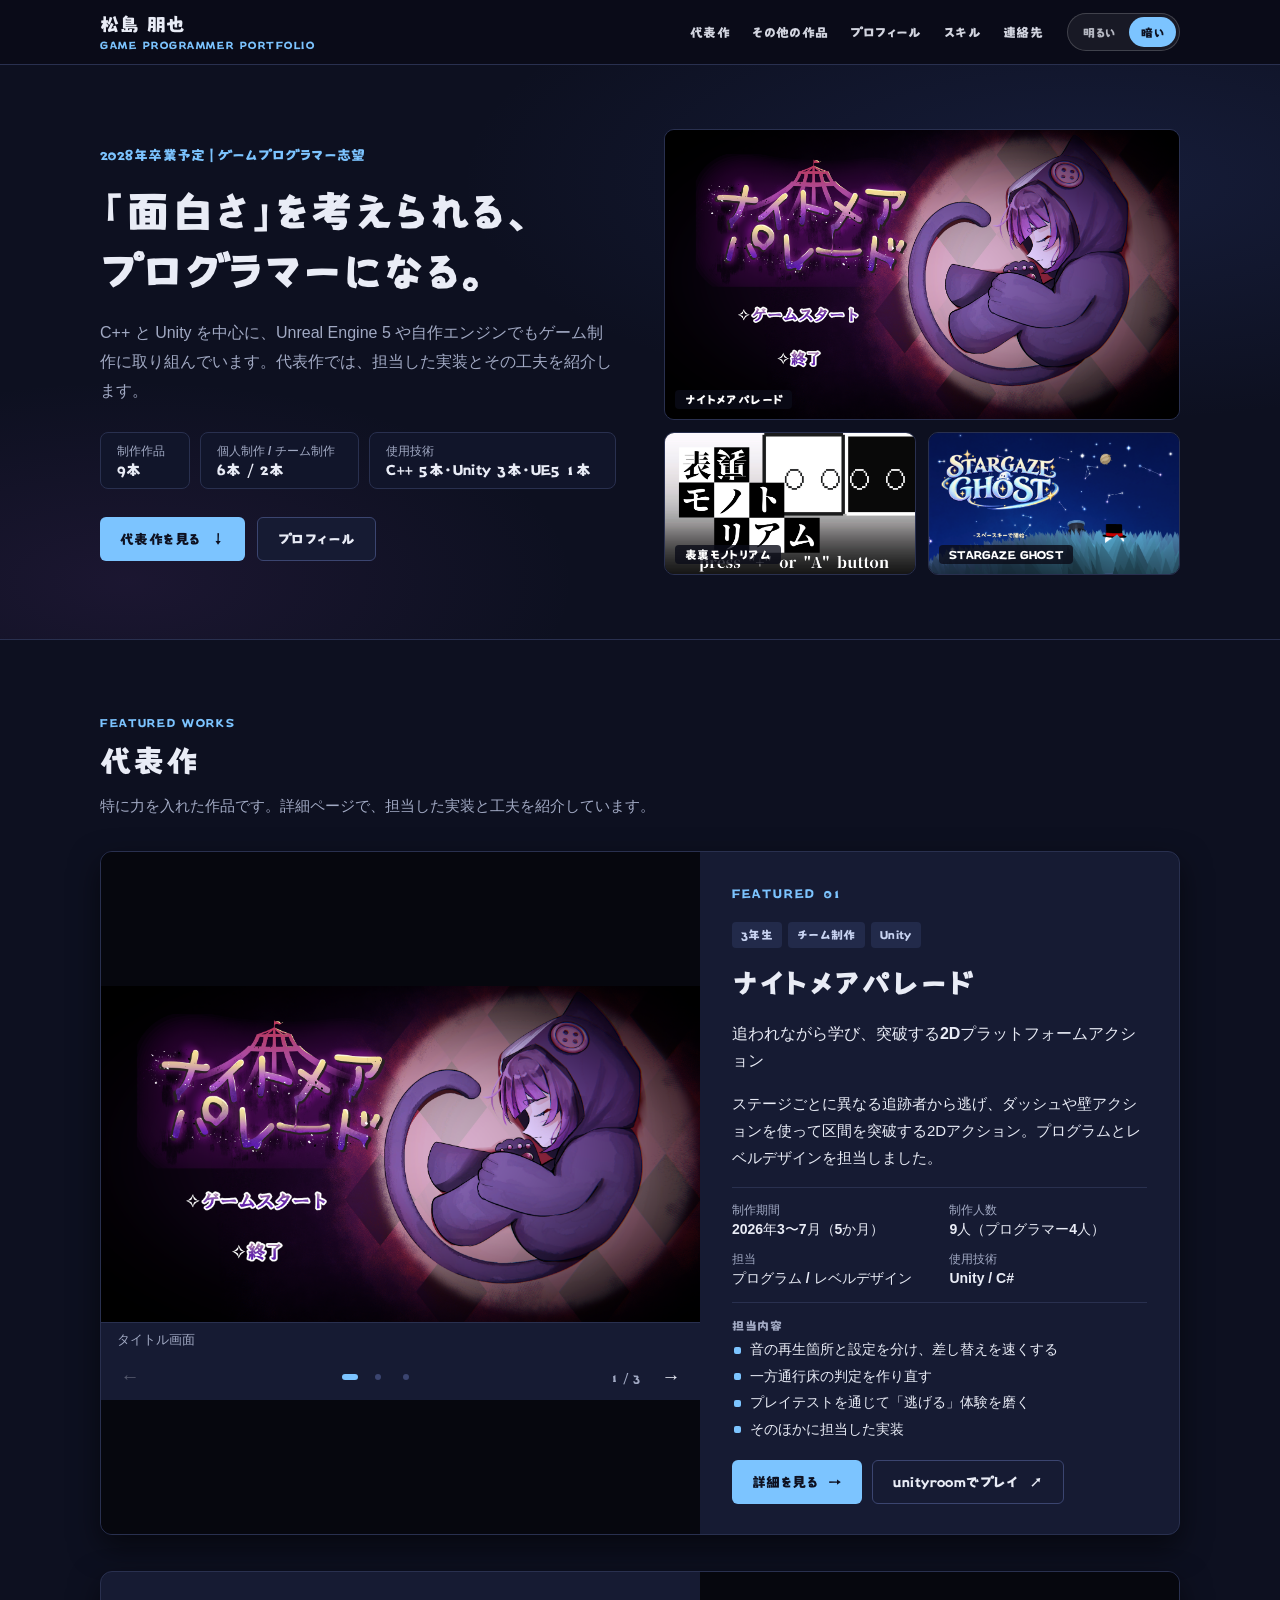
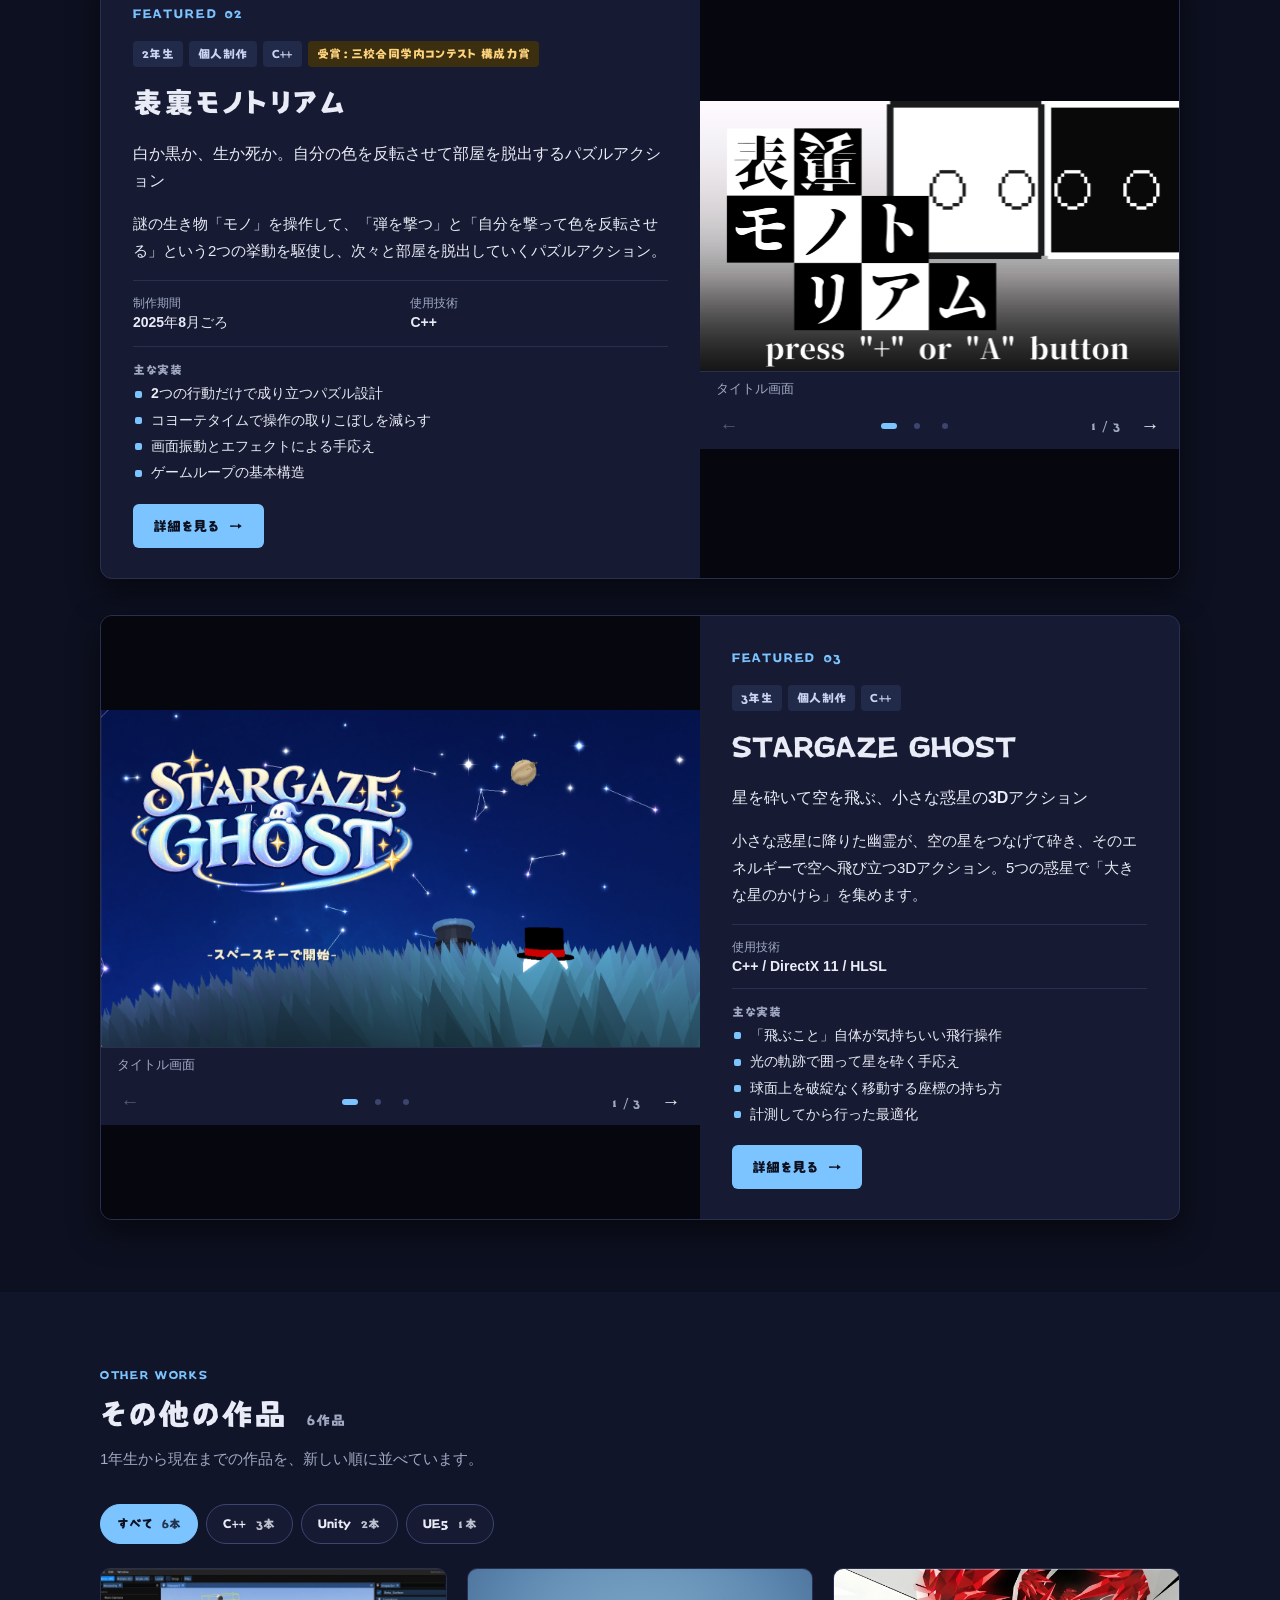
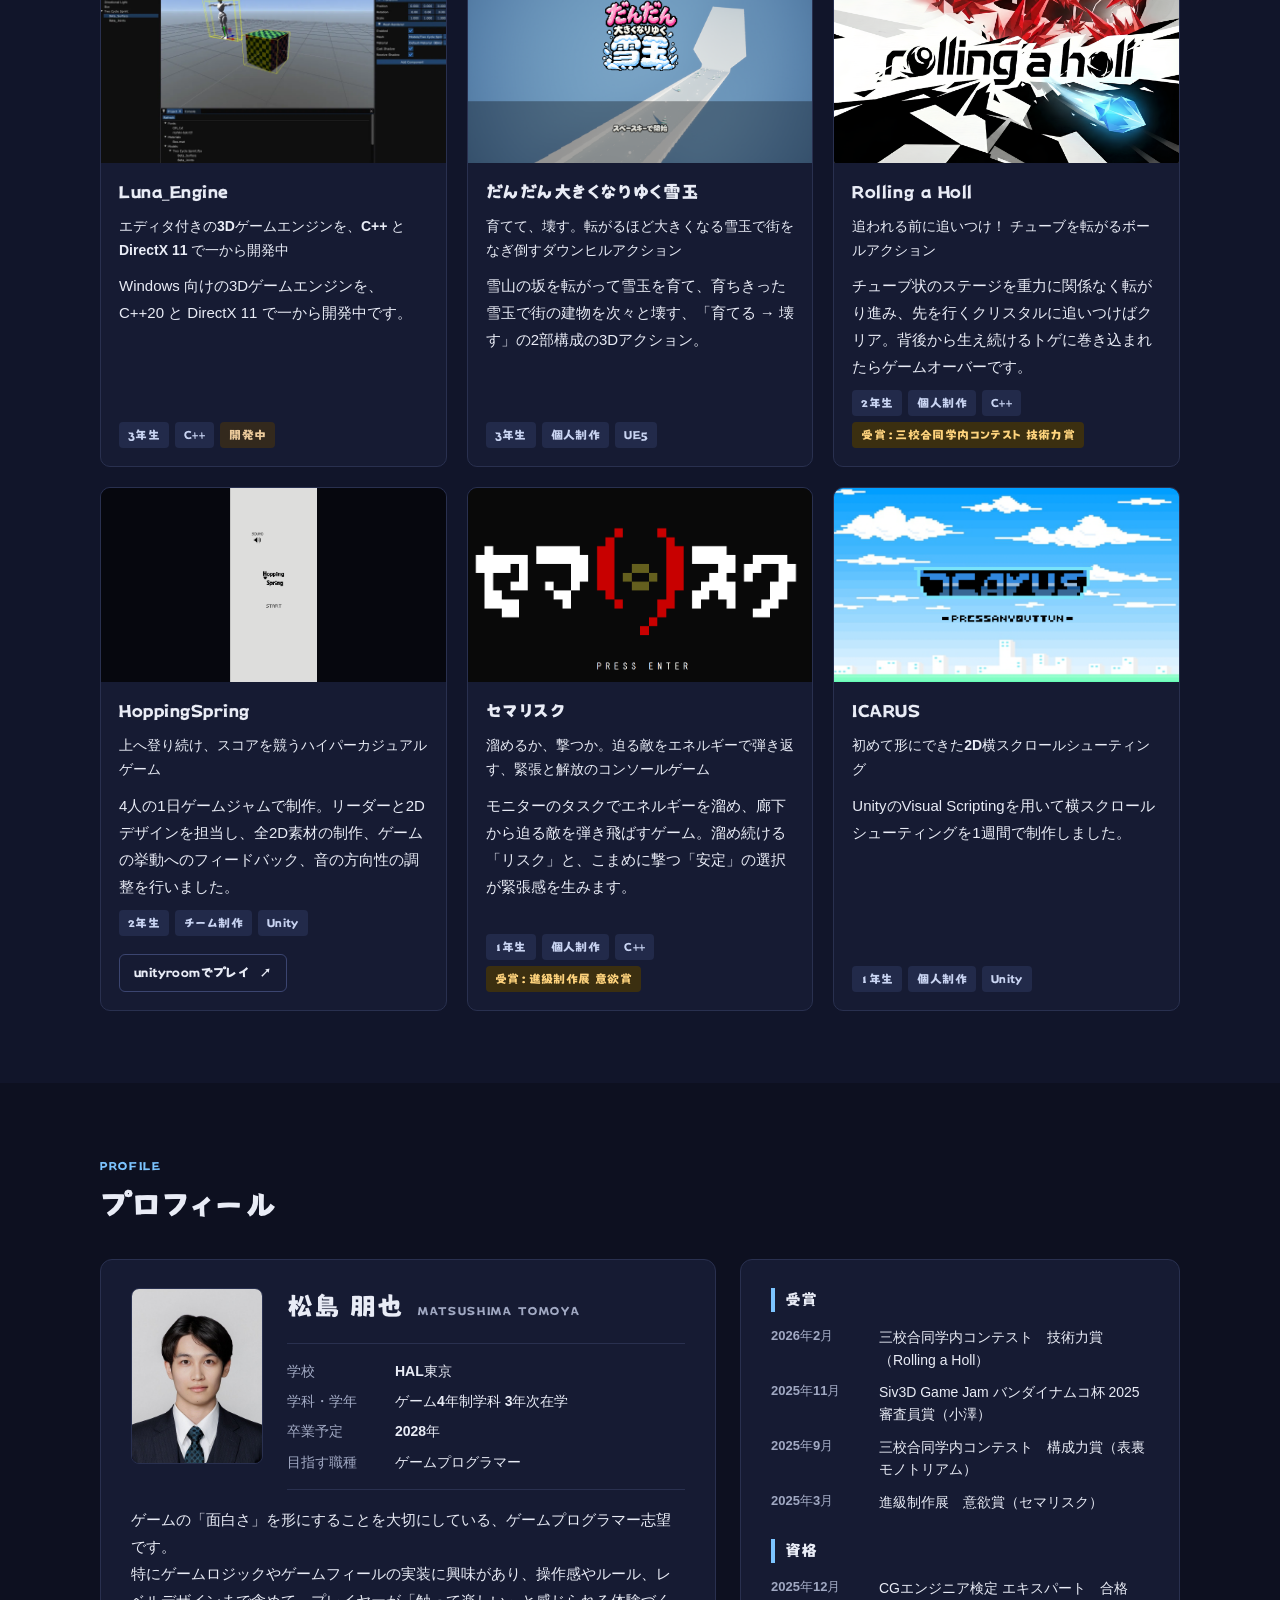
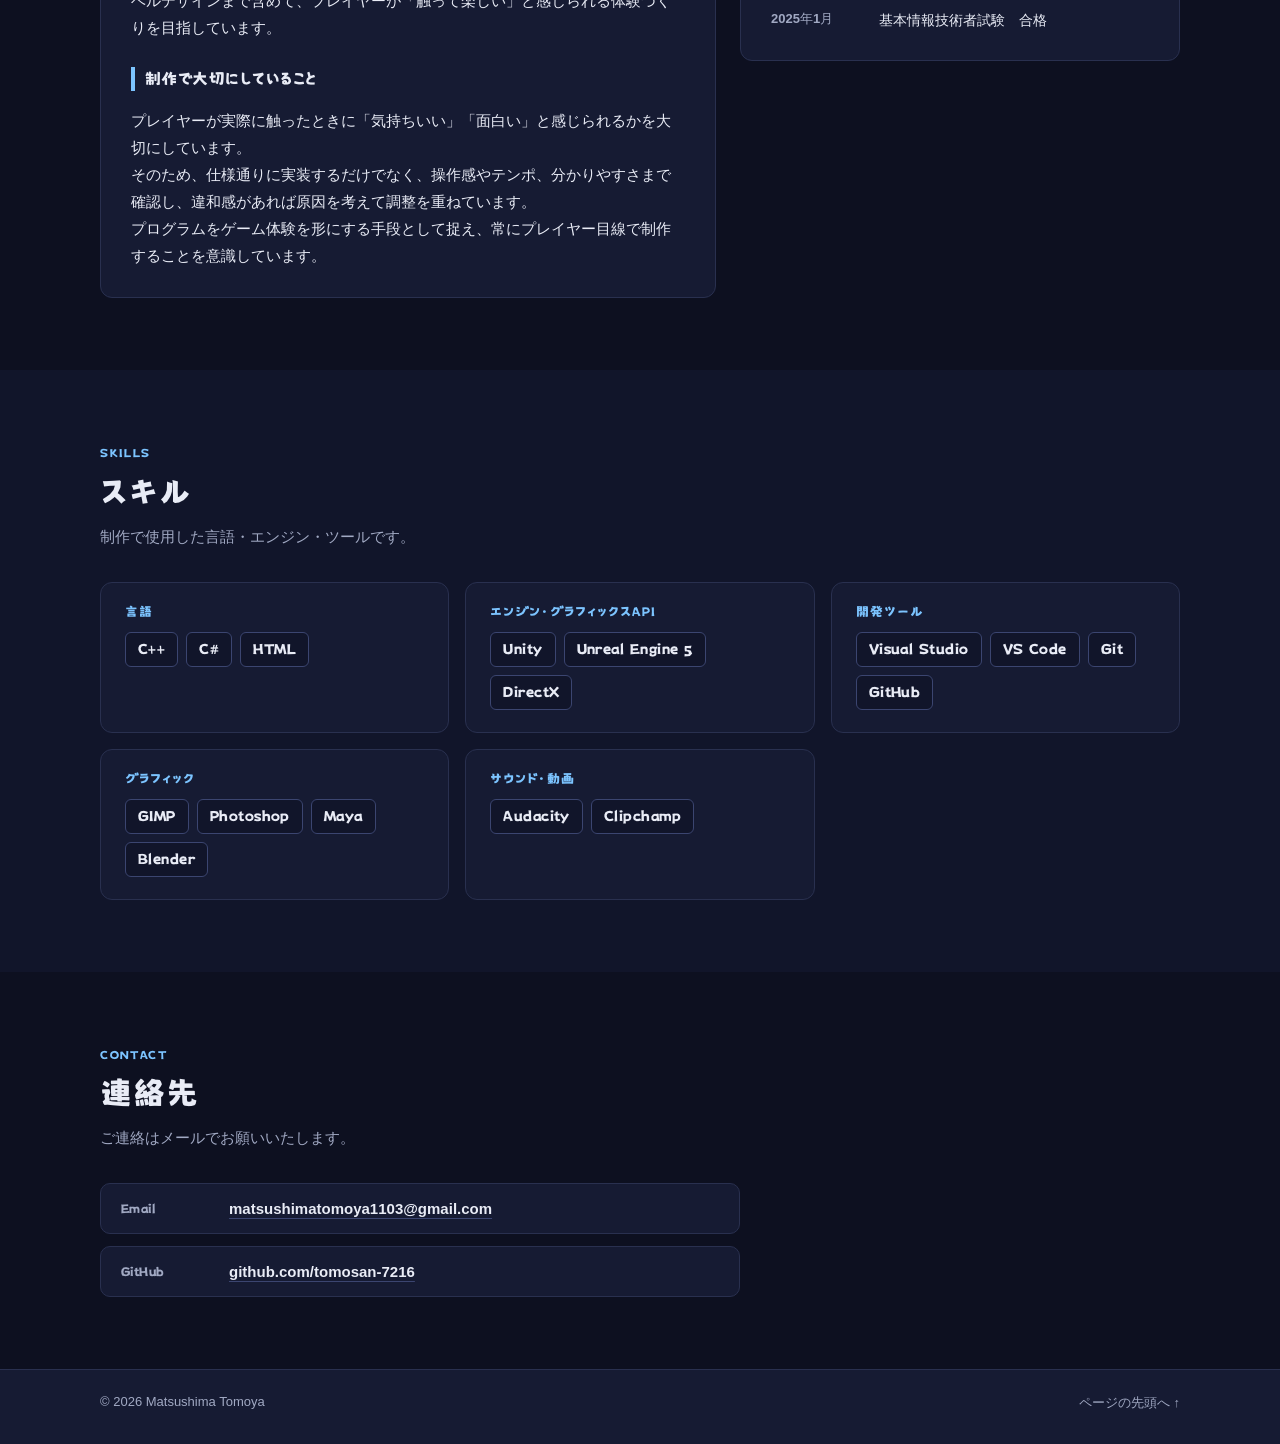
<file: index.html>
<!doctype html>
<html lang="ja" data-theme="dark">
<head>
  <meta charset="UTF-8">
  <meta name="viewport" content="width=device-width, initial-scale=1">
  <meta name="description" content="ゲームプログラマーを目指す学生のポートフォリオ。代表作と担当した実装、技術への取り組みを紹介します。">
  <meta name="theme-color" content="#0d1020">
  <title>松島 朋也 | Game Programmer Portfolio</title>
  <link rel="stylesheet" href="styles.css">
  <!-- 配色の初期値は暗い系。前回選んだ配色があれば、描画前に反映する -->
  <script>try { if (localStorage.getItem("portfolio-theme") === "light") document.documentElement.dataset.theme = "light"; } catch (e) {}</script>
  <script src="works.js" defer></script>
  <script src="app.js" defer></script>
</head>
<body>
  <a class="skip-link" href="#main">本文へ移動</a>
  <!-- class="todo" の箇所は未入力です。公開前にすべて差し替えてください。 -->
  <header class="site-header">
    <div class="wrap header-inner">
      <a class="header-name" href="#top"><span>松島 朋也</span><small>GAME PROGRAMMER PORTFOLIO</small></a>
      <nav class="header-nav" aria-label="メインナビゲーション">
        <a href="#featured">代表作</a><a href="#works">その他の作品</a><a href="#profile">プロフィール</a><a href="#skills">スキル</a><a href="#contact">連絡先</a>
      </nav>
      <div class="theme-switch" id="theme-switch" role="group" aria-label="配色の切り替え"><button type="button" data-theme="light" aria-pressed="false">明るい</button><button type="button" data-theme="dark" aria-pressed="true">暗い</button></div>
    </div>
  </header>

  <main id="main">
    <section id="top" class="hero" aria-labelledby="hero-title">
      <div class="wrap hero-inner">
        <div class="hero-text">
          <p class="hero-eyebrow">2028年卒業予定<span aria-hidden="true">｜</span>ゲームプログラマー志望</p>
          <h1 class="hero-title" id="hero-title">「面白さ」を考えられる、<br>プログラマーになる。</h1>
          <p class="hero-lead">C++ と Unity を中心に、Unreal Engine 5 や自作エンジンでもゲーム制作に取り組んでいます。代表作では、担当した実装とその工夫を紹介します。</p>
          <dl class="hero-stats" id="work-stats"></dl>
          <div class="hero-actions"><a class="button primary" href="#featured">代表作を見る <span aria-hidden="true">↓</span></a><a class="button secondary" href="#profile">プロフィール</a></div>
        </div>
        <div class="hero-visual" id="hero-visual" aria-label="代表作"></div>
      </div>
    </section>

    <section id="featured" class="section" aria-labelledby="featured-title">
      <div class="wrap">
        <div class="section-heading"><p class="eyebrow">FEATURED WORKS</p><h2 id="featured-title">代表作</h2><p>特に力を入れた作品です。詳細ページで、担当した実装と工夫を紹介しています。</p></div>
        <div class="featured-list" id="featured-list"></div>
        <noscript><p>作品の表示にはJavaScriptを有効にしてください。</p></noscript>
      </div>
    </section>

    <section id="works" class="section section-alt" aria-labelledby="works-title">
      <div class="wrap">
        <div class="section-heading"><p class="eyebrow">OTHER WORKS</p><h2 id="works-title">その他の作品 <span class="section-count" id="work-count"></span></h2><p>1年生から現在までの作品を、新しい順に並べています。</p></div>
        <div class="filters" id="work-filters" role="group" aria-label="使用技術で絞り込み"></div>
        <p class="sr-only" id="filter-status" aria-live="polite"></p>
        <div class="works-grid" id="works-grid"></div>
      </div>
    </section>

    <section id="profile" class="section" aria-labelledby="profile-title">
      <div class="wrap">
        <div class="section-heading"><p class="eyebrow">PROFILE</p><h2 id="profile-title">プロフィール</h2></div>
        <div class="profile-layout">
          <div class="profile-card">
            <div class="profile-intro">
              <img class="profile-photo" src="assets/profile/tomoya-matsushima.png" alt="松島 朋也のプロフィール写真" width="708" height="944" loading="lazy" decoding="async">
              <p class="profile-name">松島 朋也<span class="profile-roman">MATSUSHIMA TOMOYA</span></p>
              <dl class="profile-facts">
                <div><dt>学校</dt><dd>HAL東京</dd></div>
                <div><dt>学科・学年</dt><dd>ゲーム4年制学科 3年次在学</dd></div>
                <div><dt>卒業予定</dt><dd>2028年</dd></div>
                <div><dt>目指す職種</dt><dd>ゲームプログラマー</dd></div>
              </dl>
            </div>
            <p class="profile-text">ゲームの「面白さ」を形にすることを大切にしている、ゲームプログラマー志望です。<br>特にゲームロジックやゲームフィールの実装に興味があり、操作感やルール、レベルデザインまで含めて、プレイヤーが「触って楽しい」と感じられる体験づくりを目指しています。</p>
            <h3 class="profile-subtitle">制作で大切にしていること</h3>
            <p class="profile-text">プレイヤーが実際に触ったときに「気持ちいい」「面白い」と感じられるかを大切にしています。<br>そのため、仕様通りに実装するだけでなく、操作感やテンポ、分かりやすさまで確認し、違和感があれば原因を考えて調整を重ねています。<br>プログラムをゲーム体験を形にする手段として捉え、常にプレイヤー目線で制作することを意識しています。</p>
          </div>
          <div class="profile-card">
            <h3 class="profile-subtitle">受賞</h3>
            <ol class="timeline">
              <li><span class="timeline-date">2026年2月</span><span>三校合同学内コンテスト　技術力賞（Rolling a Holl）</span></li>
              <li><span class="timeline-date">2025年11月</span><span>Siv3D Game Jam バンダイナムコ杯 2025　審査員賞（小澤）</span></li>
              <li><span class="timeline-date">2025年9月</span><span>三校合同学内コンテスト　構成力賞（表裏モノトリアム）</span></li>
              <li><span class="timeline-date">2025年3月</span><span>進級制作展　意欲賞（セマリスク）</span></li>
            </ol>
            <h3 class="profile-subtitle">資格</h3>
            <ol class="timeline">
              <li><span class="timeline-date">2025年12月</span><span>CGエンジニア検定 エキスパート　合格</span></li>
              <li><span class="timeline-date">2025年1月</span><span>基本情報技術者試験　合格</span></li>
            </ol>
          </div>
        </div>
      </div>
    </section>

    <section id="skills" class="section section-alt" aria-labelledby="skills-title">
      <div class="wrap">
        <div class="section-heading"><p class="eyebrow">SKILLS</p><h2 id="skills-title">スキル</h2><p>制作で使用した言語・エンジン・ツールです。</p></div>
        <div class="skills-grid">
          <div class="skill-group">
            <h3>言語</h3>
            <ul class="skill-chips"><li>C++</li><li>C#</li><li>HTML</li></ul>
          </div>
          <div class="skill-group">
            <h3>エンジン・グラフィックスAPI</h3>
            <ul class="skill-chips"><li>Unity</li><li>Unreal Engine 5</li><li>DirectX</li></ul>
          </div>
          <div class="skill-group">
            <h3>開発ツール</h3>
            <ul class="skill-chips"><li>Visual Studio</li><li>VS Code</li><li>Git</li><li>GitHub</li></ul>
          </div>
          <div class="skill-group">
            <h3>グラフィック</h3>
            <ul class="skill-chips"><li>GIMP</li><li>Photoshop</li><li>Maya</li><li>Blender</li></ul>
          </div>
          <div class="skill-group">
            <h3>サウンド・動画</h3>
            <ul class="skill-chips"><li>Audacity</li><li>Clipchamp</li></ul>
          </div>
        </div>
      </div>
    </section>

    <section id="contact" class="section" aria-labelledby="contact-title">
      <div class="wrap">
        <div class="section-heading"><p class="eyebrow">CONTACT</p><h2 id="contact-title">連絡先</h2><p>ご連絡はメールでお願いいたします。</p></div>
        <ul class="contact-list">
          <li><span class="contact-label">Email</span><a href="mailto:matsushimatomoya1103@gmail.com">matsushimatomoya1103@gmail.com</a></li>
          <li><span class="contact-label">GitHub</span><a href="https://github.com/tomosan-7216" target="_blank" rel="noopener noreferrer">github.com/tomosan-7216</a></li>
        </ul>
      </div>
    </section>
  </main>

  <footer class="site-footer"><div class="wrap"><span>© 2026 Matsushima Tomoya</span><a href="#top">ページの先頭へ ↑</a></div></footer>
</body>
</html>
</file>
<file: styles.css>
@charset "UTF-8";

/* にしき的フォント（Umihotaru / SIL Open Font License 1.1、assets/fonts/OFL.txt）
   軽量版を優先し、未収録文字には同じフォントの元ファイルを使う。 */
@font-face {
  font-family: "Nishiki-teki";
  src: url("assets/fonts/nishiki-teki-subset.woff2?v=fe78d5afe95d") format("woff2");
  font-display: swap;
}
@font-face {
  font-family: "Nishiki-teki-full";
  src: url("assets/fonts/nishiki-teki.ttf") format("truetype");
  font-display: swap;
}

/* 色はすべてここのトークンで管理します。
   暗い系（[data-theme="dark"]、既定）と明るい系の2セットがあり、ヘッダー右上のボタンで切り替えます。 */
:root {
  --bg: #f5f6f9;
  --bg-alt: #eceff4;
  --surface: #fff;
  --ink: #1f2533;
  --muted: #5a6475;
  --line: #d9dee5;
  --line-strong: #bfc8d5;
  --accent: #2f6fbf;
  --accent-soft: #e6eef9;
  --primary-bg: #151827;
  --primary-ink: #fff;
  --primary-hover: #2a4f86;
  --header-bg: #151827;
  --header-ink: #e8ecf5;
  --header-sub: #8fb9e6;
  --media-bg: #151827;
  --tag-bg: #e7eef8;
  --tag-ink: #2b517a;
  --status-bg: #f3eee7;
  --status-ink: #7a6040;
  --award-bg: #fff1d1;
  --award-ink: #7a5200;
  --shadow: 0 10px 28px #1518271f;
  --hero-glow: transparent;
  --max: 1080px;
  --header-height: 64px;
  --font-body: "Yu Gothic UI", "Hiragino Kaku Gothic ProN", Meiryo, sans-serif;
  --font-display: "Nishiki-teki", "Nishiki-teki-full", var(--font-body);
  font-family: var(--font-body);
  color: var(--ink);
  background: var(--bg);
  font-synthesis: none;
}

:root[data-theme="dark"] {
  --bg: #0d1020;
  --bg-alt: #11152a;
  --surface: #161b33;
  --ink: #e9ecf6;
  --muted: #a1a9c3;
  --line: #29304f;
  --line-strong: #3b4570;
  --accent: #7cc4ff;
  --accent-soft: #1b2a47;
  --primary-bg: #7cc4ff;
  --primary-ink: #0d1020;
  --primary-hover: #a6d6ff;
  --header-bg: #0a0c18e6;
  --header-ink: #e9ecf6;
  --header-sub: #7cc4ff;
  --media-bg: #06070e;
  --tag-bg: #222a4a;
  --tag-ink: #c9d4f2;
  --status-bg: #33291d;
  --status-ink: #eccb9c;
  --award-bg: #3b2f10;
  --award-ink: #ffd47d;
  --shadow: 0 12px 30px #0008;
  --hero-glow: radial-gradient(ellipse 70% 60% at 85% 20%, #3a4fa033, transparent 70%), radial-gradient(ellipse 50% 50% at 10% 90%, #7a3fa022, transparent 70%);
  color-scheme: dark;
}

* { box-sizing: border-box; }
html { scroll-behavior: smooth; scroll-padding-top: calc(var(--header-height) + 12px); }
body { margin: 0; background: var(--bg); }
a { color: inherit; text-decoration: none; }
img { max-width: 100%; height: auto; }
button { color: inherit; font: inherit; cursor: pointer; }
button:disabled { cursor: default; }
a, button { -webkit-tap-highlight-color: transparent; }
a:focus-visible, button:focus-visible, [tabindex]:focus-visible { outline: 3px solid var(--accent); outline-offset: 3px; }
button[hidden], [hidden] { display: none !important; }
p, h1, h2, h3, h4, figure, dl, ul, ol { margin: 0; }
ul, ol { padding: 0; list-style: none; }
p { line-height: 1.8; }
.wrap { width: min(var(--max), calc(100% - 40px)); margin-inline: auto; }
.skip-link { position: absolute; top: -100px; left: 16px; z-index: 30; padding: 12px 18px; background: var(--primary-bg); color: var(--primary-ink); }
.skip-link:focus { top: 8px; }
.sr-only { position: absolute; width: 1px; height: 1px; padding: 0; margin: -1px; overflow: hidden; clip: rect(0, 0, 0, 0); white-space: nowrap; border: 0; }

/* 未入力の箇所。公開前に class="todo" が残っていないか確認します。 */
.todo { padding: 0 4px; border-radius: 3px; outline: 1px dashed #c99a00; background: #fff4c2; color: #5a4500; }

/* Header */
.site-header { position: sticky; top: 0; z-index: 20; border-bottom: 1px solid var(--line); background: var(--header-bg); color: var(--header-ink); -webkit-backdrop-filter: blur(10px); backdrop-filter: blur(10px); }
.header-inner { display: flex; align-items: center; justify-content: space-between; gap: 8px 24px; min-height: var(--header-height); }
.header-name { display: grid; gap: 2px; font-size: 19px; font-weight: 900; letter-spacing: .06em; line-height: 1.3; }
.header-name > span { justify-self: start; }
.header-name small { color: var(--header-sub); font-size: 11px; font-weight: 700; letter-spacing: .14em; }
.header-nav { display: flex; gap: 4px 22px; margin-left: auto; }
.header-nav a { padding: 8px 0; color: var(--header-ink); font-size: 13px; font-weight: 700; white-space: nowrap; opacity: .9; }
.header-nav a:hover { color: var(--header-sub); opacity: 1; }
.theme-switch { display: flex; flex-shrink: 0; gap: 2px; padding: 3px; border: 1px solid #ffffff2e; border-radius: 999px; background: #ffffff0f; }
.theme-switch button { min-height: 30px; padding: 3px 12px; border: 0; border-radius: 999px; background: transparent; color: var(--header-ink); font-size: 12px; opacity: .75; }
.theme-switch button:hover { opacity: 1; }
.theme-switch button[aria-pressed="true"] { background: var(--header-sub); color: #0d1020; opacity: 1; }

/* 見出し・名前・ボタンなどはにしき的フォント、本文は読みやすさを優先してシステムフォント */
.header-name, .header-nav a, .theme-switch button, .button, .tag, .filter, .eyebrow, .back-link,
.hero-eyebrow, .hero-title, .hero-stats-list dd, .hero-shot span,
.section-heading h2, .featured-index, .featured-body h3, .work-card-body h3, .featured-tasks h4,
.profile-name, .profile-subtitle, .skill-group h3, .skill-chips li, .contact-label,
.detail-heading h1, .detail-body h2, .implementation h3, .work-pager a, .not-found h1, .gallery-counter {
  font-family: var(--font-display);
  font-weight: 400;
  letter-spacing: .03em;
}

/* Buttons & tags */
.button { display: inline-flex; align-items: center; justify-content: center; gap: 10px; min-height: 44px; padding: 10px 20px; border-radius: 6px; font-size: 14px; font-weight: 800; transition: background .15s, border-color .15s, color .15s; }
.primary { background: var(--primary-bg); color: var(--primary-ink); }
.primary:hover { background: var(--primary-hover); }
.secondary { border: 1px solid var(--line-strong); background: var(--surface); color: var(--ink); }
.secondary:hover { border-color: var(--accent); color: var(--accent); }
.work-tags { display: flex; flex-wrap: wrap; gap: 6px; }
.tag { padding: 4px 9px; border-radius: 4px; background: var(--tag-bg); color: var(--tag-ink); font-size: 12px; font-weight: 700; line-height: 1.5; }
.tag-status { background: var(--status-bg); color: var(--status-ink); }
.tag-award { background: var(--award-bg); color: var(--award-ink); }
.eyebrow { color: var(--accent); font-size: 12px; font-weight: 800; letter-spacing: .14em; }

/* Hero */
.hero { padding-block: 64px; border-bottom: 1px solid var(--line); background: var(--hero-glow), var(--surface); }
:root[data-theme="dark"] .hero { background: var(--hero-glow), var(--bg); }
.hero-inner { display: grid; grid-template-columns: minmax(0, 1fr) minmax(0, 1fr); gap: 48px; align-items: center; }
.hero-eyebrow { color: var(--accent); font-size: 14px; font-weight: 800; }
.hero-title { margin-top: 14px; font-size: clamp(26px, 3.6vw, 44px); line-height: 1.35; font-weight: 900; letter-spacing: .02em; }
.hero-lead { margin-top: 18px; color: var(--muted); font-size: 16px; }
.hero-stats-list { display: flex; flex-wrap: wrap; gap: 10px; margin-top: 26px; }
.hero-stats-list > div { flex: 1 1 auto; padding: 10px 16px; border: 1px solid var(--line); border-radius: 8px; background: var(--bg-alt); }
.hero-stats-list dt { color: var(--muted); font-size: 12px; font-weight: 700; }
.hero-stats-list dd { margin: 2px 0 0; font-size: 15px; font-weight: 800; }
.hero-actions { display: flex; flex-wrap: wrap; gap: 12px; margin-top: 28px; }
.hero-visual { display: grid; grid-template-columns: repeat(2, minmax(0, 1fr)); gap: 12px; min-width: 0; }
.hero-shot { position: relative; min-width: 0; overflow: hidden; border: 1px solid var(--line); border-radius: 10px; background: var(--media-bg); }
.hero-shot:first-child { grid-column: 1 / -1; }
.hero-shot img { display: block; width: 100%; aspect-ratio: 16 / 9; object-fit: cover; transition: transform .35s; }
.hero-shot:hover img { transform: scale(1.04); }
.hero-shot span { position: absolute; left: 10px; bottom: 10px; padding: 3px 10px; border-radius: 4px; background: #0a0c18cc; color: #fff; font-size: 12px; font-weight: 700; }

/* Sections */
.section { padding-block: 72px; }
.section-alt { background: var(--bg-alt); }
.section-heading { margin-bottom: 32px; }
.section-heading h2 { margin-top: 6px; font-size: clamp(26px, 3.4vw, 32px); line-height: 1.4; }
.section-heading > p:not(.eyebrow) { margin-top: 8px; color: var(--muted); font-size: 15px; }
.section-count { margin-left: 8px; color: var(--muted); font-size: 14px; font-weight: 600; }
.empty-state { padding: 45px 0; color: var(--muted); text-align: center; }

/* Featured works */
.featured-list { display: grid; gap: 36px; }
.featured-card { display: grid; grid-template-columns: minmax(0, 1.25fr) minmax(0, 1fr); overflow: hidden; border: 1px solid var(--line); border-radius: 12px; background: var(--surface); box-shadow: var(--shadow); }
.featured-card:nth-child(even) .featured-media { order: 2; }
.featured-media { display: flex; flex-direction: column; justify-content: center; min-width: 0; background: var(--media-bg); }
.featured-body { display: flex; flex-direction: column; gap: 16px; min-width: 0; padding: 30px 32px; }
.featured-index { color: var(--accent); font-size: 13px; font-weight: 900; letter-spacing: .16em; }
.featured-body h3 { font-size: clamp(24px, 3vw, 30px); line-height: 1.35; overflow-wrap: anywhere; }
.work-catch { font-size: 16px; font-weight: 800; line-height: 1.7; }
.work-summary { font-size: 15px; }
.work-pending { color: var(--muted); font-size: 14px; }
.featured-facts { display: grid; grid-template-columns: repeat(2, minmax(0, 1fr)); gap: 12px 20px; padding-block: 14px; border-block: 1px solid var(--line); }
.featured-facts dt { color: var(--muted); font-size: 12px; font-weight: 700; }
.featured-facts dd { margin: 2px 0 0; font-size: 14px; font-weight: 700; overflow-wrap: anywhere; }
.featured-tasks h4 { color: var(--muted); font-size: 12px; letter-spacing: .06em; }
.featured-tasks ul { display: grid; gap: 4px; margin-top: 6px; }
.featured-tasks li { position: relative; padding-left: 18px; font-size: 14px; font-weight: 700; line-height: 1.6; }
.featured-tasks li::before { content: ""; position: absolute; left: 2px; top: .6em; width: 7px; height: 7px; border-radius: 2px; background: var(--accent); }
.work-actions { display: flex; flex-wrap: wrap; gap: 10px; margin-top: auto; padding-top: 4px; }

/* Gallery */
.gallery { --art-bg: #dfe6f0; min-width: 0; }
.theme-sage { --art-bg: #dfe8df; }
.theme-sand { --art-bg: #ece5da; }
.theme-violet { --art-bg: #e5e2f1; }
.gallery-track { display: flex; overflow-x: auto; scroll-snap-type: x mandatory; scrollbar-width: none; overscroll-behavior-x: contain; }
.gallery-track::-webkit-scrollbar { display: none; }
.gallery-slide { flex: 0 0 100%; min-width: 0; scroll-snap-align: start; scroll-snap-stop: always; }
.gallery-slide > img, .placeholder-art { display: block; width: 100%; aspect-ratio: 16 / 9; object-fit: contain; background: var(--media-bg); }
.placeholder-art { display: grid; place-items: center; background: var(--art-bg); color: #56647a; }
.placeholder-label { font-size: 13px; letter-spacing: .06em; }
.gallery-slide figcaption { min-height: 36px; padding: 8px 16px 6px; border-top: 1px solid var(--line); background: var(--surface); color: var(--muted); font-size: 13px; }
.gallery-controls { display: flex; align-items: center; gap: 7px; padding: 0 10px 4px; background: var(--surface); }
.gallery-arrow { min-width: 38px; min-height: 38px; border: 0; border-radius: 4px; background: transparent; font-size: 19px; }
.gallery-arrow:hover:not(:disabled) { background: var(--accent-soft); color: var(--accent); }
.gallery-arrow:disabled { opacity: .3; }
.gallery-dots { display: flex; justify-content: center; flex: 1; }
.gallery-dot { display: grid; place-items: center; width: 28px; min-height: 38px; padding: 0; border: 0; background: transparent; }
.gallery-dot::after { content: ""; width: 6px; height: 6px; border-radius: 50%; background: var(--line-strong); }
.gallery-dot.active::after { width: 16px; border-radius: 4px; background: var(--accent); }
.gallery-counter { min-width: 38px; color: var(--muted); font-size: 12px; text-align: center; }

/* Other works */
.filters { display: flex; flex-wrap: wrap; gap: 8px; margin-bottom: 24px; }
.filter { min-height: 40px; padding: 7px 16px; border: 1px solid var(--line-strong); border-radius: 999px; background: var(--surface); font-size: 13px; font-weight: 700; }
.filter.active { border-color: var(--primary-bg); background: var(--primary-bg); color: var(--primary-ink); }
.filter:not(.active):hover { border-color: var(--accent); color: var(--accent); }
.filter-count { margin-left: 4px; font-size: 12px; opacity: .8; }
.works-grid { display: grid; grid-template-columns: repeat(auto-fill, minmax(280px, 1fr)); gap: 20px; }
.work-card { position: relative; display: flex; flex-direction: column; overflow: hidden; border: 1px solid var(--line); border-radius: 10px; background: var(--surface); transition: border-color .15s, box-shadow .15s, transform .15s; }
.work-card:hover { border-color: var(--line-strong); box-shadow: var(--shadow); transform: translateY(-3px); }
.work-card:focus-within { border-color: var(--accent); }
.work-thumb { overflow: hidden; background: var(--media-bg); }
.work-thumb img, .work-thumb .placeholder-art { display: block; width: 100%; aspect-ratio: 16 / 9; object-fit: cover; transition: transform .35s; }
.work-card:hover .work-thumb img { transform: scale(1.04); }
.work-thumb img.is-portrait { object-fit: contain; }
.work-card-body { display: flex; flex: 1; flex-direction: column; gap: 10px; padding: 16px 18px 18px; }
.work-card-body h3 { font-size: 18px; line-height: 1.45; overflow-wrap: anywhere; }
.work-card-link::after { content: ""; position: absolute; inset: 0; }
.work-card-link:focus-visible { outline: none; }
.work-card .work-catch { font-size: 14px; }
.work-card .work-tags { margin-top: auto; }
.work-card-actions { position: relative; z-index: 1; display: flex; flex-wrap: wrap; gap: 8px; padding: 0 18px 18px; }
.work-card-actions .button { min-height: 38px; padding: 7px 14px; font-size: 13px; }

/* Profile */
.profile-layout { display: grid; grid-template-columns: minmax(0, 1.4fr) minmax(0, 1fr); gap: 24px; align-items: start; }
.profile-card { padding: 28px 30px; border: 1px solid var(--line); border-radius: 12px; background: var(--surface); }
.profile-intro { display: grid; grid-template-columns: 132px minmax(0, 1fr); column-gap: 24px; row-gap: 18px; align-items: start; }
.profile-photo { grid-row: 1 / span 2; display: block; width: 100%; height: auto; aspect-ratio: 3 / 4; object-fit: cover; border: 1px solid var(--line); border-radius: 8px; }
.profile-intro .profile-facts { margin-top: 0; }
.profile-name { display: flex; flex-wrap: wrap; align-items: baseline; gap: 6px 14px; font-size: 26px; font-weight: 900; line-height: 1.4; }
.profile-roman { color: var(--muted); font-size: 12px; font-weight: 700; letter-spacing: .14em; }
.profile-facts { display: grid; gap: 8px; margin-top: 18px; padding-block: 16px; border-block: 1px solid var(--line); }
.profile-facts > div { display: grid; grid-template-columns: 96px 1fr; gap: 12px; font-size: 14px; line-height: 1.6; }
.profile-facts dt { color: var(--muted); font-weight: 700; }
.profile-facts dd { margin: 0; font-weight: 700; overflow-wrap: anywhere; }
.profile-text { margin-top: 16px; font-size: 15px; }
.profile-subtitle { margin-top: 26px; padding-left: 10px; border-left: 4px solid var(--accent); font-size: 16px; line-height: 1.5; }
.profile-card > .profile-subtitle:first-child { margin-top: 0; }
.timeline { display: grid; gap: 10px; margin-top: 14px; }
.timeline li { display: grid; grid-template-columns: 96px 1fr; gap: 12px; font-size: 14px; line-height: 1.6; }
.timeline-date { justify-self: start; color: var(--muted); font-size: 13px; font-weight: 700; }

/* Skills */
.skills-grid { display: grid; grid-template-columns: repeat(auto-fill, minmax(300px, 1fr)); gap: 16px; }
.skill-group { padding: 22px 24px; border: 1px solid var(--line); border-radius: 12px; background: var(--surface); }
.skill-group h3 { color: var(--accent); font-size: 13px; letter-spacing: .08em; }
.skill-chips { display: flex; flex-wrap: wrap; gap: 8px; margin-top: 14px; }
.skill-chips li { padding: 6px 12px; border: 1px solid var(--line-strong); border-radius: 6px; background: var(--bg-alt); font-size: 15px; line-height: 1.4; }

/* Contact */
.contact-list { display: grid; gap: 12px; max-width: 640px; }
.contact-list li { display: grid; grid-template-columns: 96px 1fr; align-items: center; gap: 12px; padding: 16px 20px; border: 1px solid var(--line); border-radius: 10px; background: var(--surface); font-size: 15px; font-weight: 700; }
.contact-label { color: var(--muted); font-size: 13px; }
.contact-list a { overflow-wrap: anywhere; text-decoration: underline; text-decoration-color: var(--line-strong); text-underline-offset: 4px; }
.contact-list a:hover { color: var(--accent); text-decoration-color: currentColor; }

.site-footer { padding: 24px 0 32px; border-top: 1px solid var(--line); background: var(--surface); color: var(--muted); font-size: 13px; }
.site-footer .wrap { display: flex; justify-content: space-between; gap: 16px; }
.site-footer a:hover { color: var(--accent); }

/* Work detail */
.detail-main { padding-block: 28px 70px; }
.back-link { display: inline-block; margin-bottom: 16px; padding: 8px 0; color: var(--muted); font-size: 13px; font-weight: 700; }
.back-link:hover { color: var(--accent); }
.detail-heading { display: grid; gap: 12px; margin-bottom: 20px; padding: 28px 30px; border: 1px solid var(--line); border-radius: 12px; background: var(--surface); }
.detail-heading h1 { font-size: clamp(26px, 4vw, 38px); line-height: 1.35; }
.detail-video { margin-bottom: 20px; }
.video-frame { overflow: hidden; border-radius: 10px; background: #000; }
.video-frame iframe { display: block; width: 100%; aspect-ratio: 16 / 9; border: 0; }
.detail-main > #work-detail > .gallery { overflow: hidden; border: 1px solid var(--line); border-radius: 10px; }
.project-facts { display: grid; grid-template-columns: repeat(auto-fill, minmax(180px, 1fr)); gap: 16px; margin-top: 20px; padding: 22px 24px; border: 1px solid var(--line); border-radius: 10px; background: var(--surface); }
.project-facts dt { margin-bottom: 4px; color: var(--muted); font-size: 12px; }
.project-facts dd { margin: 0; font-size: 14px; font-weight: 700; overflow-wrap: anywhere; }
.detail-body { display: grid; gap: 20px; margin-block: 20px; }
.detail-body section { padding: 26px 30px; border: 1px solid var(--line); border-radius: 10px; background: var(--surface); }
.detail-body h2 { margin: 6px 0 14px; font-size: 23px; }
.detail-body p:not(.eyebrow) { font-size: 15px; white-space: pre-line; overflow-wrap: anywhere; }
.implementation + .implementation { margin-top: 22px; }
.implementation h3 { margin: 18px 0 8px; font-size: 18px; }
.implementation-images { display: grid; grid-template-columns: repeat(2, minmax(0, 1fr)); align-items: start; gap: 12px; margin-top: 16px; }
.implementation-images figure { min-width: 0; margin: 0; overflow: hidden; border: 1px solid var(--line); border-radius: 8px; background: var(--media-bg); }
.implementation-images img { display: block; width: 100%; height: auto; image-rendering: pixelated; }
.implementation-images figcaption { padding: 9px 12px; color: var(--muted); font-size: 13px; }
.download-section .button { margin-top: 15px; }
.work-pager { display: grid; grid-template-columns: 1fr 1fr; gap: 16px; }
.work-pager a { display: grid; gap: 4px; padding: 16px 20px; border: 1px solid var(--line); border-radius: 10px; background: var(--surface); font-size: 15px; font-weight: 800; }
.work-pager a:hover { border-color: var(--accent); color: var(--accent); }
.work-pager small { color: var(--muted); font-size: 12px; font-weight: 700; }
.pager-next { text-align: right; }
.not-found { padding: 40px 0; }
.not-found h1 { margin: 12px 0; font-size: 26px; }
.not-found p { margin-bottom: 20px; }


@media (max-width: 860px) {
  .hero-inner { grid-template-columns: 1fr; gap: 36px; }
  .featured-card { grid-template-columns: 1fr; }
  .featured-card:nth-child(even) .featured-media { order: 0; }
  .profile-layout { grid-template-columns: 1fr; }
}

@media (max-width: 650px) {
  :root { --header-height: 0px; }
  .wrap { width: calc(100% - 32px); }
  .site-header { position: static; }
  .header-inner { position: relative; flex-direction: column; align-items: flex-start; gap: 4px; padding-top: 12px; }
  .theme-switch { position: absolute; top: 12px; right: 0; }
  .header-name { font-size: 17px; }
  .header-nav { width: 100%; overflow-x: auto; gap: 18px; scrollbar-width: none; }
  .header-nav::-webkit-scrollbar { display: none; }
  .header-nav a { padding-block: 10px; }
  .hero { padding-block: 40px; }
  .hero-lead { font-size: 15px; }
  .hero-stats-list { gap: 8px; }
  .hero-stats-list > div { flex: 1 1 140px; min-width: 0; padding: 10px 14px; }
  .hero-visual { gap: 8px; }
  .section { padding-block: 52px; }
  .section-heading { margin-bottom: 24px; }
  .featured-body { padding: 22px 18px 24px; }
  .profile-card, .skill-group { padding: 22px 18px; }
  .profile-intro { grid-template-columns: 96px minmax(0, 1fr); gap: 18px; }
  .profile-photo { grid-row: 1; }
  .profile-intro .profile-name { align-self: center; }
  .profile-intro .profile-facts { grid-column: 1 / -1; }
  .profile-facts > div, .timeline li, .contact-list li { grid-template-columns: 84px 1fr; }
  .detail-heading, .detail-body section { padding: 22px 18px; }
  .implementation-images { grid-template-columns: 1fr; }
  .project-facts { grid-template-columns: repeat(2, minmax(0, 1fr)); padding: 18px; }
  .work-pager { grid-template-columns: 1fr; }
  .pager-next { text-align: left; }
}

@media (prefers-reduced-motion: reduce) {
  html { scroll-behavior: auto; }
  *, *::before, *::after { transition: none !important; animation: none !important; }
}
</file>
